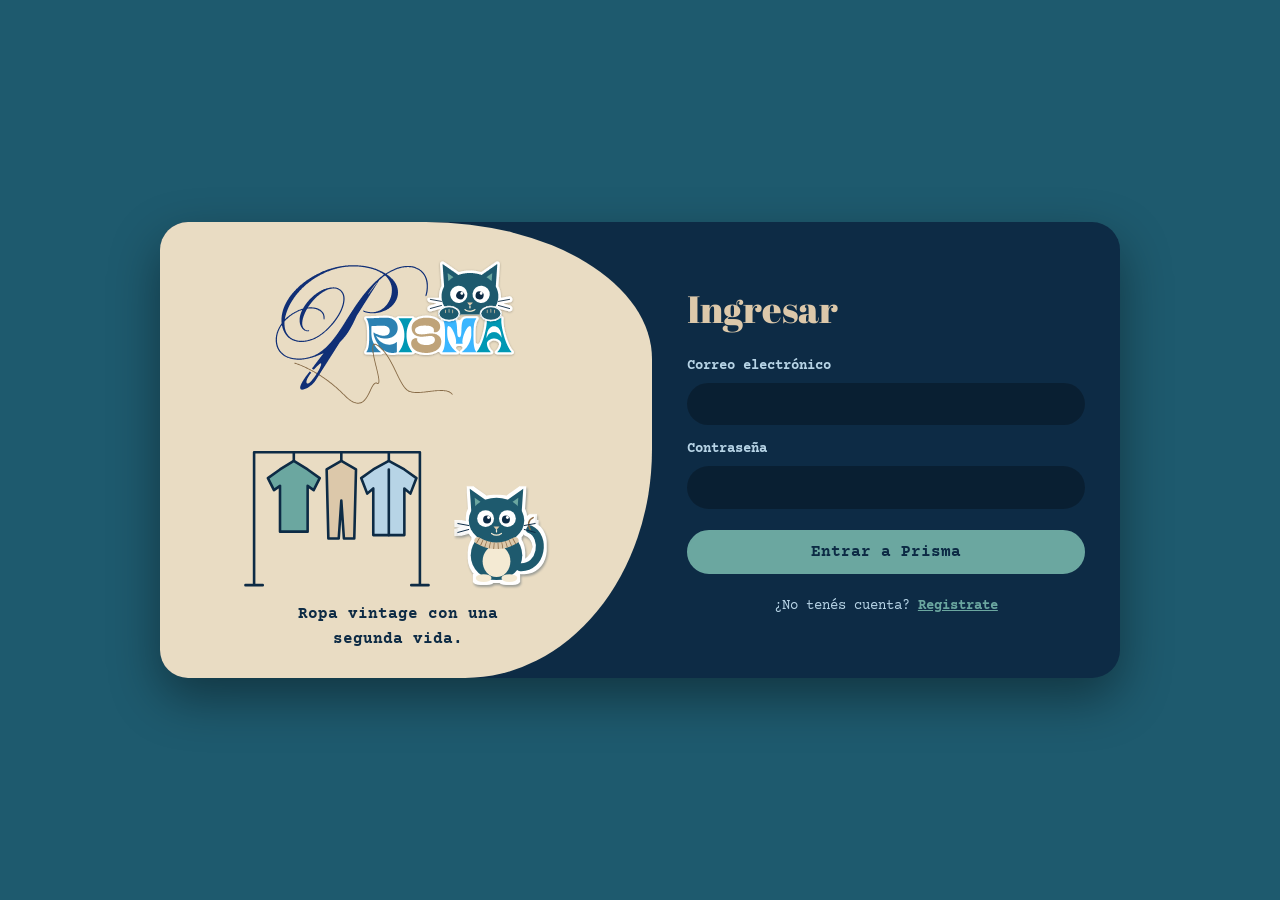
<file: src/main/resources/static/index.html>
<!DOCTYPE html>
<html lang="es">
<head>
  <meta charset="UTF-8">
  <meta name="viewport" content="width=device-width, initial-scale=1">
  <title>Prisma · Ropa vintage</title>
  <link href="https://fonts.googleapis.com/css2?family=Abril+Fatface&family=Courier+Prime:wght@400;700&display=swap" rel="stylesheet">
  <link rel="icon" type="image/svg+xml" href="img/hilo.svg">
  <link rel="stylesheet" href="css/style.css">
  <!-- Si no hay sesión iniciada, te manda a login.html -->
  <script src="js/sesion.js"></script>
</head>
<body>
  <div class="cinta"></div>
  <header>
    <div class="barra">
      <a class="logo" href="index.html"><img src="img/logo-web.svg" alt="Prisma, ir al inicio"></a>
      <nav>
        <a href="index.html" class="activo">Inicio</a>
        <a href="#catalogo">Colección</a>
        <a href="nosotros.html">Nosotros</a>
        <a href="facturas.html" id="nav-facturas">Mis compras</a>
        <a href="#" id="btn-carrito">Carrito (0)</a>
        <span id="saludo"></span>
        <a href="#" id="btn-salir">Salir</a>
      </nav>
    </div>
  </header>

  <main>
    <!-- INTRODUCCIÓN -->
    <section class="hero">
      <div>
        <h1>Prendas con historia, listas para una segunda vida.</h1>
        <p>Cada pieza de Prisma fue elegida a mano. Mirá la colección y encontrá la tuya.</p>
        <a href="#catalogo" class="btn">Ver la colección</a>
      </div>
      <div class="mascota">
        <img src="img/hilo.svg" alt="Hilo, la mascota de Prisma">
        <p class="globo">¡Hola! Soy Hilo. Te ayudo a elegir.</p>
        <div class="estrella" aria-hidden="true">Vintage<br>auténtico</div>
      </div>
    </section>

    <div class="tira">
      <ul>
        <li>Piezas únicas</li>
        <li>Stock real de nuestra base de datos</li>
        <li>Ropa que vuelve a usarse</li>
      </ul>
    </div>
    <!-- Panel del gerente: arranca oculto y gerente.js lo muestra solo si la cuenta tiene rol GERENTE -->
    <section id="panel-gerente" class="panel-gerente" hidden>
      <h2>Administración Prisma (Gerente)</h2>
      <p id="gerente-msg" class="aviso" role="alert" hidden></p>

      <div class="gerente-cols">
        <form id="form-reponer" class="gerente-form">
          <h3>Renovar stock</h3>
          <div class="campo completo">
            <label for="rep-producto">Producto</label>
            <select id="rep-producto" required></select>
          </div>
          <div class="campo completo">
            <label for="rep-cantidad">Unidades a sumar</label>
            <input type="number" id="rep-cantidad" min="1" step="1" placeholder="Ej: 10" required>
          </div>
          <div class="acciones">
            <button type="submit" class="btn">Actualizar stock</button>
          </div>
        </form>

        <form id="form-producto" class="gerente-form">
          <h3 id="prod-titulo">Agregar producto</h3>
          <input type="hidden" id="prod-id">
          <div class="campo completo">
            <label for="prod-nombre">Nombre</label>
            <input type="text" id="prod-nombre" placeholder="Ej: Remera vintage azul" required>
          </div>
          <div class="campo">
            <label for="prod-precio">Precio (ARS)</label>
            <input type="number" id="prod-precio" min="1" step="any" required>
          </div>
          <div class="campo">
            <label for="prod-cantidad">Stock</label>
            <input type="number" id="prod-cantidad" min="0" step="1" value="0" required>
          </div>
          <div class="campo completo">
            <label for="prod-categoria">Categoría</label>
            <select id="prod-categoria" required>
              <option value="" disabled selected>Elegí una categoría</option>
              <option value="remeras">Remeras</option>
              <option value="pantalones">Pantalones</option>
              <option value="abrigos">Abrigos</option>
              <option value="calzado">Calzado</option>
            </select>
          </div>
          <div class="campo completo">
            <label for="prod-descripcion">Descripción</label>
            <input type="text" id="prod-descripcion">
          </div>
          <div class="campo completo">
            <label for="prod-imagen-url">Imagen (dirección URL)</label>
            <input type="text" id="prod-imagen-url" placeholder="https://…">
          </div>
          <div class="acciones">
            <button type="button" id="prod-eliminar" class="btn btn-claro" hidden>Eliminar producto</button>
            <button type="button" id="prod-cancelar" class="btn btn-claro" hidden>Cancelar edición</button>
            <button type="submit" id="prod-guardar" class="btn">Agregar producto</button>
          </div>
        </form>
      </div>
    </section>

    <!-- CATÁLOGO -->
    <section class="catalogo" id="catalogo">
      <h2>Colección</h2>
      <p id="contador" aria-live="polite"></p>
      <div class="filtros">
        <button type="button" data-cat="todo" class="activo">Todo</button>
        <button type="button" data-cat="remeras">Remeras</button>
        <button type="button" data-cat="pantalones">Pantalones</button>
        <button type="button" data-cat="abrigos">Abrigos</button>
        <button type="button" data-cat="calzado">Calzado</button>
      </div>
      <div id="grid" class="grid"></div>
    </section>
  </main>

  <footer>
    <p><strong>Prisma</strong> · hola@prisma.com</p>
    <p><a href="terminos.html">Términos y condiciones</a></p>
    <p>© 2026 Prisma. Todos los derechos reservados.</p>
  </footer>

  <!-- Carrito -->
  <dialog id="carrito" class="carrito">
    <h2>Tu carrito</h2>
    <div id="carrito-items"></div>
    <dl class="totales">
      <dt>Subtotal</dt><dd id="c-subtotal"></dd>
      <dt>IVA (21%)</dt><dd id="c-iva"></dd>
      <dt>Total</dt><dd id="c-total"></dd>
    </dl>
    <p class="legal-nota">Al confirmar aceptás los <a href="terminos.html" target="_blank" rel="noopener">términos y condiciones</a>: las devoluciones se aceptan hasta 24 horas después de recibir la prenda y las prendas blancas no tienen devolución.</p>
    <p id="carrito-msg" class="aviso" role="alert" hidden></p>
    <div class="acciones">
      <button type="button" id="c-cerrar" class="btn btn-claro">Seguir mirando</button>
      <button type="button" id="c-comprar" class="btn">Continuar al pago</button>
    </div>
  </dialog>

  <!-- Pago con tarjeta -->
  <dialog id="pago" class="carrito pago" aria-labelledby="pago-titulo">
    <h2 id="pago-titulo">Pagar con tarjeta</h2>
    <p class="pago-total"><span>Total a pagar</span> <b id="p-total"></b></p>
    <form id="form-pago" novalidate autocomplete="on">
      <div class="campo">
        <label for="p-tipo">Tipo de tarjeta</label>
        <select id="p-tipo">
          <option value="Tarjeta de crédito">Tarjeta de crédito</option>
          <option value="Tarjeta de débito">Tarjeta de débito</option>
        </select>
      </div>
      <div class="campo">
        <label for="p-numero">Número de tarjeta</label>
        <input type="text" id="p-numero" inputmode="numeric" autocomplete="cc-number" placeholder="0000 0000 0000 0000" maxlength="23">
      </div>
      <div class="campo">
        <label for="p-titular">Nombre del titular</label>
        <input type="text" id="p-titular" autocomplete="cc-name" placeholder="Como figura en la tarjeta">
      </div>
      <div class="fila2">
        <div class="campo">
          <label for="p-venc">Vencimiento</label>
          <input type="text" id="p-venc" inputmode="numeric" autocomplete="cc-exp" placeholder="MM/AA" maxlength="5">
        </div>
        <div class="campo">
          <label for="p-cvv">Código de seguridad</label>
          <input type="password" id="p-cvv" inputmode="numeric" autocomplete="cc-csc" placeholder="123" maxlength="4">
        </div>
      </div>
      <p class="legal-nota">Pago de demostración: no se cobra dinero real y no guardamos los datos de tu tarjeta. En tu factura solo queda el tipo de tarjeta y los últimos 4 dígitos. Podés usar cualquier número de 16 dígitos, cualquier vencimiento y cualquier código.</p>
      <p id="pago-msg" class="aviso" role="alert" hidden></p>
      <div class="acciones">
        <button type="button" id="p-volver" class="btn btn-claro">Volver al carrito</button>
        <button type="submit" id="p-pagar" class="btn">Pagar</button>
      </div>
    </form>
  </dialog>

  <!-- Gracias por tu compra -->
  <dialog id="gracias" class="gracias" aria-labelledby="gracias-titulo">
    <div class="gracias-cab">
      <img class="gracias-gato" src="img/hilo.svg" alt="Hilo, la mascota de Prisma">
      <div>
        <h2 id="gracias-titulo">¡Gracias por tu compra!</h2>
        <p class="gracias-marca">Prisma · Ropa vintage</p>
        <p id="gracias-sub" class="gracias-sub"></p>
      </div>
    </div>
    <div class="gracias-cuerpo">
      <div id="gracias-items"></div>
      <dl class="totales">
        <dt>Subtotal</dt><dd id="g-subtotal"></dd>
        <dt>IVA (21%)</dt><dd id="g-iva"></dd>
        <dt>Total</dt><dd id="g-total"></dd>
      </dl>
      <div class="acciones">
        <a href="#" id="g-factura" class="btn btn-claro">Ver factura completa</a>
        <button type="button" id="g-cerrar" class="btn">Seguir mirando</button>
      </div>
    </div>
  </dialog>

  <script src="js/productos.js"></script>
  <script src="js/gerente.js"></script>
</body>
</html>
</file>
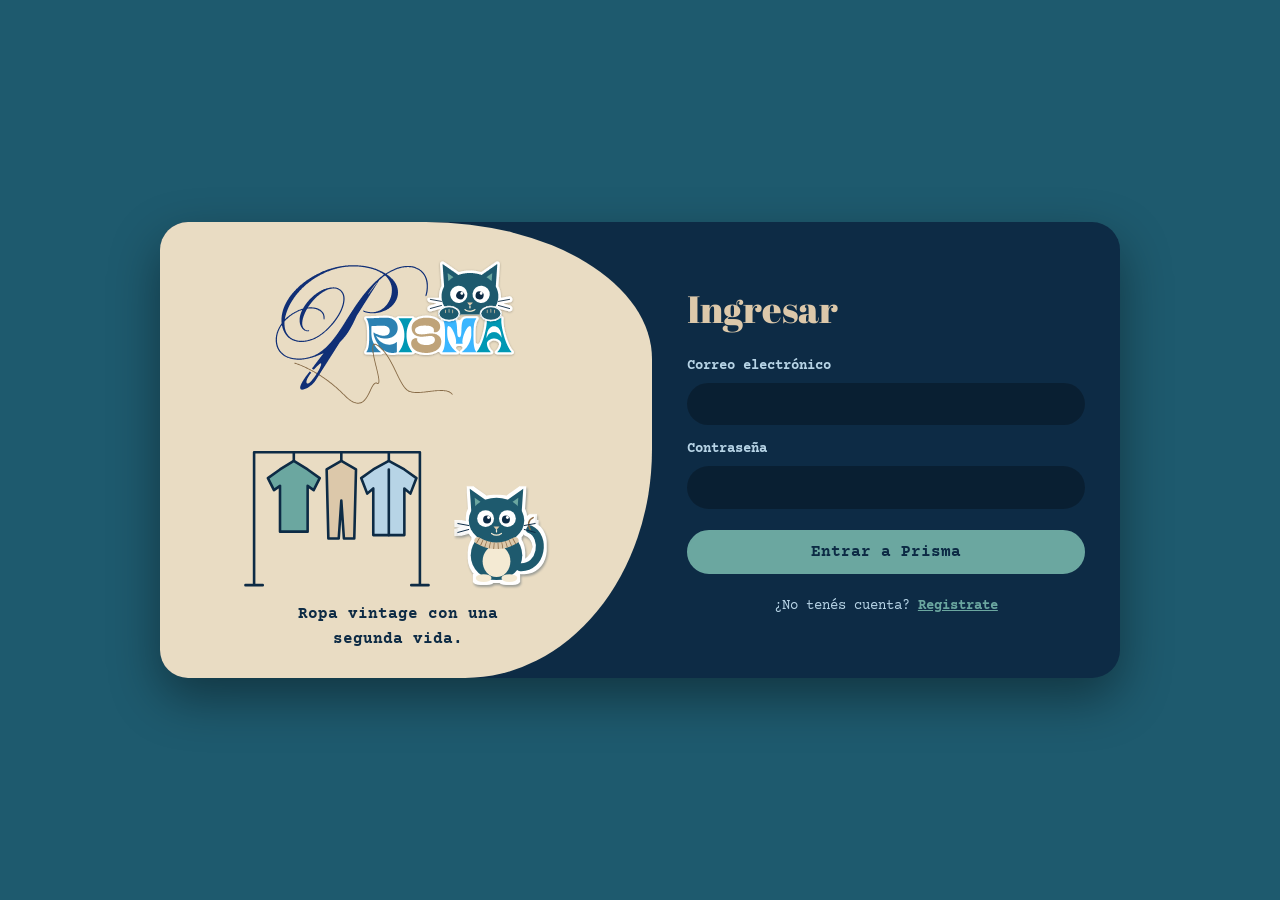
<file: src/main/resources/static/factura.html>
<!DOCTYPE html>
<html lang="es">
<head>
  <meta charset="UTF-8">
  <meta name="viewport" content="width=device-width, initial-scale=1">
  <title>Prisma · Factura</title>
  <link href="https://fonts.googleapis.com/css2?family=Abril+Fatface&family=Courier+Prime:wght@400;700&display=swap" rel="stylesheet">
  <link rel="icon" type="image/svg+xml" href="img/hilo.svg">
  <link rel="stylesheet" href="css/style.css">
  <script src="js/sesion.js"></script>
</head>
<body>
  <div class="cinta"></div>
  <header>
    <div class="barra">
      <a class="logo" href="index.html"><img src="img/logo-web.svg" alt="Prisma, ir al inicio"></a>
      <nav>
        <a href="index.html">Inicio</a>
        <a href="index.html#catalogo">Colección</a>
        <a href="nosotros.html">Nosotros</a>
        <a href="facturas.html" id="nav-facturas">Mis compras</a>
        <span id="saludo"></span>
        <a href="#" id="btn-salir">Salir</a>
      </nav>
    </div>
  </header>

  <main class="factura-pagina">
    <div class="factura-acciones no-imprimir">
      <a href="facturas.html" class="btn btn-claro">← Volver al listado</a>
    </div>

    <p id="f-msg" class="aviso" role="alert" hidden></p>

    <article id="factura" class="factura" hidden>
      <div class="f-cab">
        <div class="f-emisor">
          <img src="img/logo-web.svg" alt="Prisma" class="f-logo">
          <p class="f-razon" id="e-razon"></p>
          <p><span>Domicilio:</span> <b id="e-domicilio"></b></p>
          <p><span>Condición frente al IVA:</span> <b id="e-iva"></b></p>
          <p><span>Correo:</span> <b id="e-correo"></b></p>
        </div>

        <div class="f-letra" title="Tipo de comprobante">
          <span>B</span>
          <small>Cód. 06</small>
        </div>

        <div class="f-comprobante">
          <h1>Factura</h1>
          <p class="f-original">ORIGINAL</p>
          <p><span>N°</span> <b id="f-numero"></b></p>
          <p><span>Fecha de emisión:</span> <b id="f-fecha"></b></p>
          <p><span>CUIT:</span> <b id="e-cuit"></b></p>
        </div>
      </div>

      <section class="f-datos" aria-label="Datos del cliente">
        <h2>Datos del cliente</h2>
        <dl>
          <div><dt>Nombre y apellido</dt><dd id="r-nombre"></dd></div>
          <div><dt>CUIT / CUIL</dt><dd id="r-cuit"></dd></div>
          <div><dt>Condición frente al IVA</dt><dd id="r-iva"></dd></div>
          <div><dt>Correo electrónico</dt><dd id="r-correo"></dd></div>
          <div><dt>Domicilio de entrega</dt><dd id="r-domicilio"></dd></div>
          <div><dt>Forma de pago</dt><dd id="r-pago"></dd></div>
        </dl>
      </section>

      <div class="tabla-wrap f-tabla-wrap">
        <table class="f-tabla">
          <thead>
            <tr>
              <th>Cód.</th>
              <th>Producto</th>
              <th class="num">Cant.</th>
              <th class="num">Precio unit.</th>
              <th class="num">Importe</th>
            </tr>
          </thead>
          <tbody id="f-items"></tbody>
        </table>
      </div>

      <dl class="f-totales">
        <dt>Importe neto gravado</dt><dd id="t-subtotal"></dd>
        <dt id="t-iva-etiqueta">IVA 21%</dt><dd id="t-iva"></dd>
        <dt class="f-total">Importe total</dt><dd class="f-total" id="t-total"></dd>
      </dl>

      <div class="f-pie">
        <p>¡Gracias por elegir ropa con historia! Guardá este comprobante: lo vas a necesitar si pedís una devolución.</p>
        <p>Devoluciones solo hasta 24 horas después de recibida la prenda. Las prendas blancas no tienen devolución. · <a href="terminos.html" target="_blank" rel="noopener">Términos y condiciones</a></p>
      </div>
    </article>
  </main>

  <footer>
    <p><strong>Prisma</strong> · hola@prisma.com</p>
    <p><a href="terminos.html">Términos y condiciones</a></p>
    <p>© 2026 Prisma. Todos los derechos reservados.</p>
  </footer>

  <script src="js/factura.js"></script>
</body>
</html>
</file>
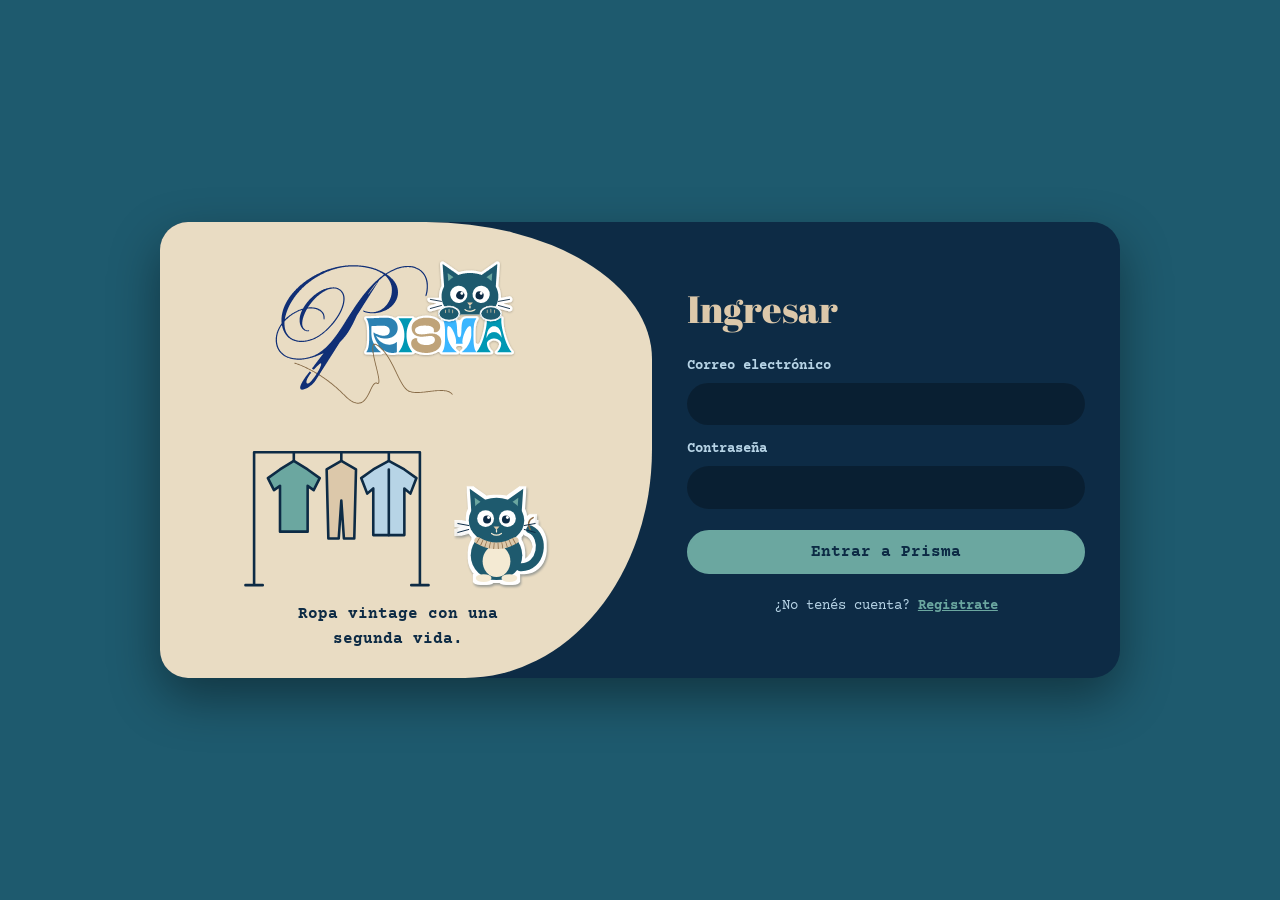
<file: src/main/resources/static/facturas.html>
<!DOCTYPE html>
<html lang="es">
<head>
  <meta charset="UTF-8">
  <meta name="viewport" content="width=device-width, initial-scale=1">
  <title>Prisma · Facturas</title>
  <link href="https://fonts.googleapis.com/css2?family=Abril+Fatface&family=Courier+Prime:wght@400;700&display=swap" rel="stylesheet">
  <link rel="icon" type="image/svg+xml" href="img/hilo.svg">
  <link rel="stylesheet" href="css/style.css">
  <script src="js/sesion.js"></script>
</head>
<body>
  <div class="cinta"></div>
  <header>
    <div class="barra">
      <a class="logo" href="index.html"><img src="img/logo-web.svg" alt="Prisma, ir al inicio"></a>
      <nav>
        <a href="index.html">Inicio</a>
        <a href="index.html#catalogo">Colección</a>
        <a href="nosotros.html">Nosotros</a>
        <a href="facturas.html" id="nav-facturas" class="activo">Mis compras</a>
        <span id="saludo"></span>
        <a href="#" id="btn-salir">Salir</a>
      </nav>
    </div>
  </header>

  <main class="pagina-facturas">
    <h1 id="titulo">Mis compras</h1>
    <p id="subtitulo" class="subtitulo"></p>

    <div class="resumen" id="resumen"></div>

    <div class="buscador">
      <label for="buscar" class="solo-lectores">Buscar</label>
      <input type="search" id="buscar" placeholder="Buscar por cliente, correo, CUIT o número…" autocomplete="off">
      <span id="cuenta" class="cuenta" aria-live="polite"></span>
    </div>

    <div class="tabla-wrap">
      <table class="tabla">
        <thead>
          <tr>
            <th>N° de factura</th>
            <th>Fecha</th>
            <th class="solo-gerente">Cliente</th>
            <th class="solo-gerente">CUIT / CUIL</th>
            <th class="solo-gerente">Correo</th>
            <th class="num">Prendas</th>
            <th class="num">Total</th>
            <th><span class="solo-lectores">Ver</span></th>
          </tr>
        </thead>
        <tbody id="filas"></tbody>
      </table>
    </div>
    <p id="vacio" class="estado" hidden></p>
  </main>

  <footer>
    <p><strong>Prisma</strong> · hola@prisma.com</p>
    <p><a href="terminos.html">Términos y condiciones</a></p>
    <p>© 2026 Prisma. Todos los derechos reservados.</p>
  </footer>

  <script src="js/facturas.js"></script>
</body>
</html>
</file>
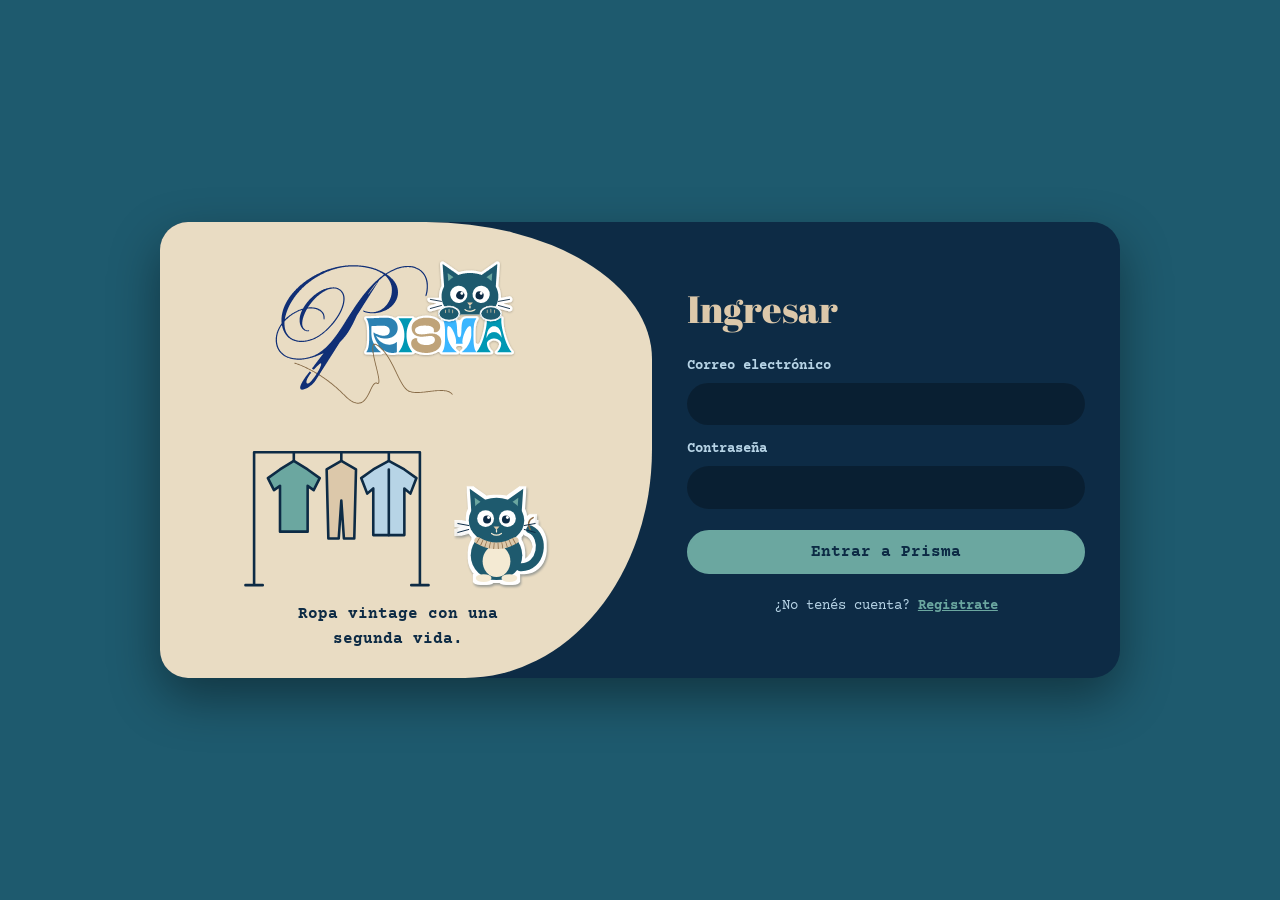
<file: src/main/resources/static/login.html>
<!DOCTYPE html>
<html lang="es">
<head>
  <meta charset="UTF-8">
  <meta name="viewport" content="width=device-width, initial-scale=1">
  <title>Prisma · Ingresar</title>
  <link href="https://fonts.googleapis.com/css2?family=Abril+Fatface&family=Courier+Prime:wght@400;700&display=swap" rel="stylesheet">
  <link rel="icon" type="image/svg+xml" href="img/hilo.svg">
  <link rel="stylesheet" href="css/style.css">
</head>
<body class="acceso">
  <div class="tarjeta">

    <!-- Lado izquierdo: dibujo -->
    <div class="izq">
      <img class="logo-grande" src="img/logo-web.svg" alt="Prisma">
      <div class="escena">
        <svg viewBox="0 0 220 190" role="img" aria-label="Perchero con prendas">
          <g stroke="#0D2B45" stroke-width="3" stroke-linecap="round" stroke-linejoin="round">
            <path d="M14 28H206M14 28V182M206 28V182M4 182H24M196 182H216" fill="none"/>
            <path d="M60 28v10M115 28v10M170 28v10" fill="none"/>
            <path d="M60 38L44 48L30 58L37 72L44 67V120H76V67L83 72L90 58L76 48Z" fill="#6BA7A0"/>
            <path d="M115 38L98 48L100 128H112L115 84L118 128H130L132 48Z" fill="#DCC8AA"/>
            <path d="M170 38L152 48L138 58L145 76L152 70V124H188V70L195 76L202 58L188 48Z" fill="#B7D4E6"/>
            <path d="M170 48V124" fill="none"/>
          </g>
        </svg>
        <img src="img/hilo.svg" alt="Hilo, la mascota de Prisma">
      </div>
      <p>Ropa vintage con una segunda vida.</p>
    </div>

    <!-- Lado derecho: formularios -->
    <div class="der">
      <p id="msg" class="msg" role="alert" hidden></p>

      <form id="form-login">
        <h1>Ingresar</h1>
        <label for="login-correo">Correo electrónico</label>
        <input type="email" id="login-correo" autocomplete="email" required>
        <label for="login-clave">Contraseña</label>
        <input type="password" id="login-clave" autocomplete="current-password" required>
        <button type="submit" class="btn">Entrar a Prisma</button>
        <p class="cambio">¿No tenés cuenta? <a href="#" id="ir-registro">Registrate</a></p>
      </form>

      <form id="form-registro" hidden>
        <h1>Crear cuenta</h1>
        <label for="reg-nombre">Nombre</label>
        <input type="text" id="reg-nombre" autocomplete="given-name" required>
        <label for="reg-apellido">Apellido</label>
        <input type="text" id="reg-apellido" autocomplete="family-name" required>
        <label for="reg-correo">Correo electrónico</label>
        <input type="email" id="reg-correo" autocomplete="email" required>
        <label for="reg-clave">Contraseña</label>
        <input type="password" id="reg-clave" autocomplete="new-password" required>
        <label for="reg-direccion">Dirección</label>
        <input type="text" id="reg-direccion" required>
        <label for="reg-cuit">CUIT (solo números)</label>
        <input type="text" id="reg-cuit" inputmode="numeric" pattern="[0-9]{10,11}" required>
        <button type="submit" class="btn">Crear mi cuenta</button>
        <p class="cambio">¿Ya tenés cuenta? <a href="#" id="ir-login">Ingresá</a></p>
      </form>
    </div>

  </div>
  <script src="js/login.js"></script>
</body>
</html>
</file>
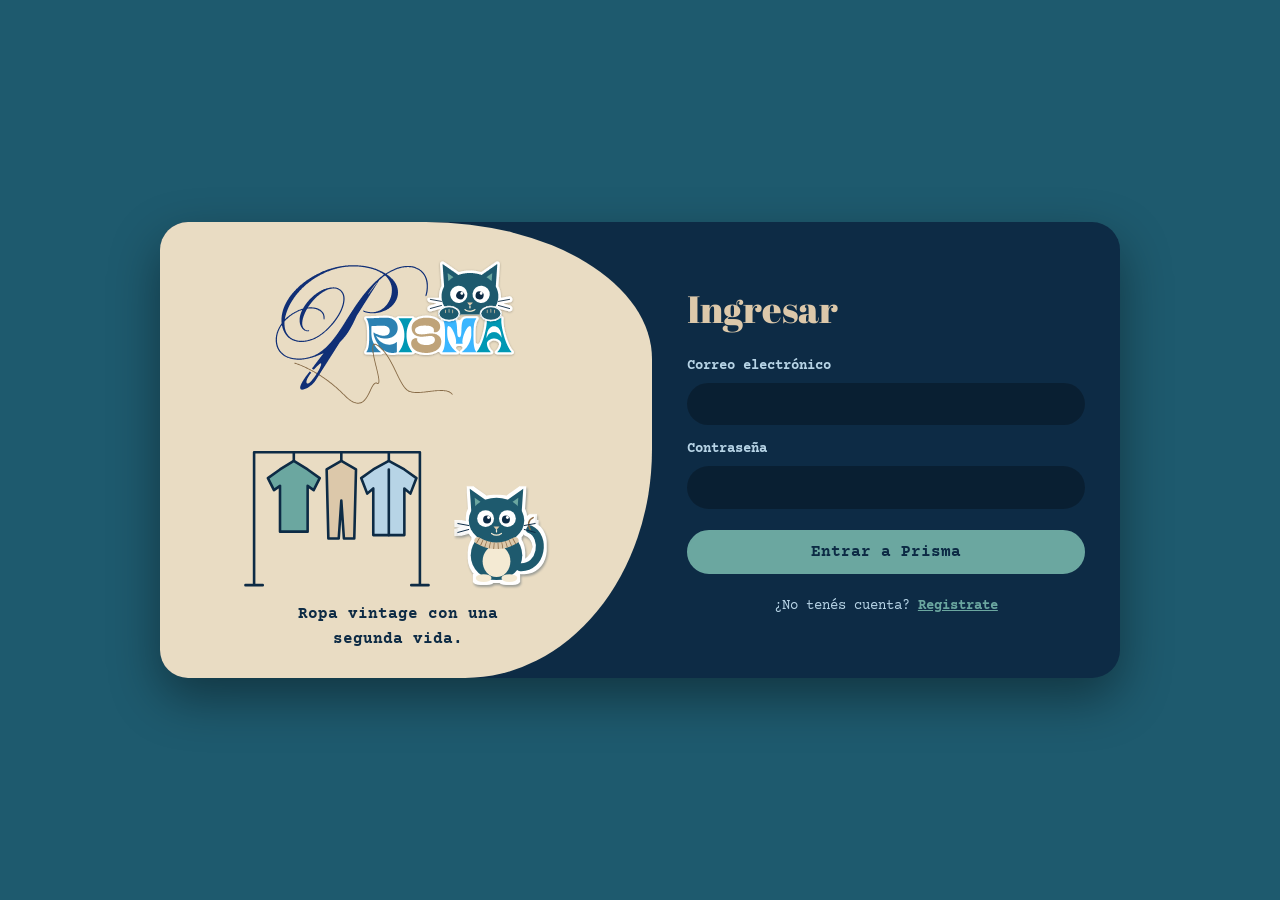
<file: src/main/resources/static/nosotros.html>
<!DOCTYPE html>
<html lang="es">
<head>
  <meta charset="UTF-8">
  <meta name="viewport" content="width=device-width, initial-scale=1">
  <title>Prisma · Nosotros</title>
  <link href="https://fonts.googleapis.com/css2?family=Abril+Fatface&family=Courier+Prime:wght@400;700&display=swap" rel="stylesheet">
  <link rel="icon" type="image/svg+xml" href="img/hilo.svg">
  <link rel="stylesheet" href="css/style.css">
  <script src="js/sesion.js"></script>
</head>
<body>
  <div class="cinta"></div>
  <header>
    <div class="barra">
      <a class="logo" href="index.html"><img src="img/logo-web.svg" alt="Prisma, ir al inicio"></a>
      <nav>
        <a href="index.html">Inicio</a>
        <a href="index.html#catalogo">Colección</a>
        <a href="nosotros.html" class="activo">Nosotros</a>
        <a href="facturas.html" id="nav-facturas">Mis compras</a>
        <span id="saludo"></span>
        <a href="#" id="btn-salir">Salir</a>
      </nav>
    </div>
  </header>

  <main class="pagina">
    <div class="texto">
      <h1>Nosotros</h1>
      
      <p>Somos el equipo de Prisma, una tienda de ropa vintage.</p>
      <p>Nosotros trabajamos para ofrecer productos únicos y servicios de calidad, además trabajamos con ferias y pequeños emprendedores para darles una plataforma para mostrar sus productos.
        Las personas que iniciaron este proyecto son: <strong>Victoria Agostini</strong>, <strong>Zoé Morán</strong> y <strong> Tomás Bressia</strong>. Cada uno de nosotros tiene un rol específico en la empresa, pero todos compartimos la misma pasión por la moda y el diseño.
      </p>
     
    </div>
    <img src="img/hilo.svg" alt="Hilo, la mascota de Prisma">
  </main>

  <section class="organigrama" aria-labelledby="org-titulo">
    <h2 id="org-titulo">Nuestro organigrama</h2>
    <p>Así nos organizamos en Prisma: cada área tiene un gerente a cargo y equipos que se ocupan de que tu prenda llegue bien.</p>
    <div class="org-marco">
      <a href="img/organigrama.png" target="_blank" rel="noopener" title="Abrir el organigrama en tamaño completo">
        <img src="img/organigrama.png" alt="Organigrama de Prisma: el Gerente General dirige las áreas Comercial y Marketing, Atención al Cliente y Posventa, Operaciones y Logística, Tecnología y Sistemas, Administración y Finanzas, y Recursos Humanos">
      </a>
    </div>
    <p class="org-nota">Tocá la imagen para verla en tamaño completo.</p>
  </section>

  <footer>
    <p><strong>Prisma</strong> · hola@prisma.com</p>
    <p><a href="terminos.html">Términos y condiciones</a></p>
    <p>© 2026 Prisma. Todos los derechos reservados.</p>
  </footer>
</body>
</html>
</file>
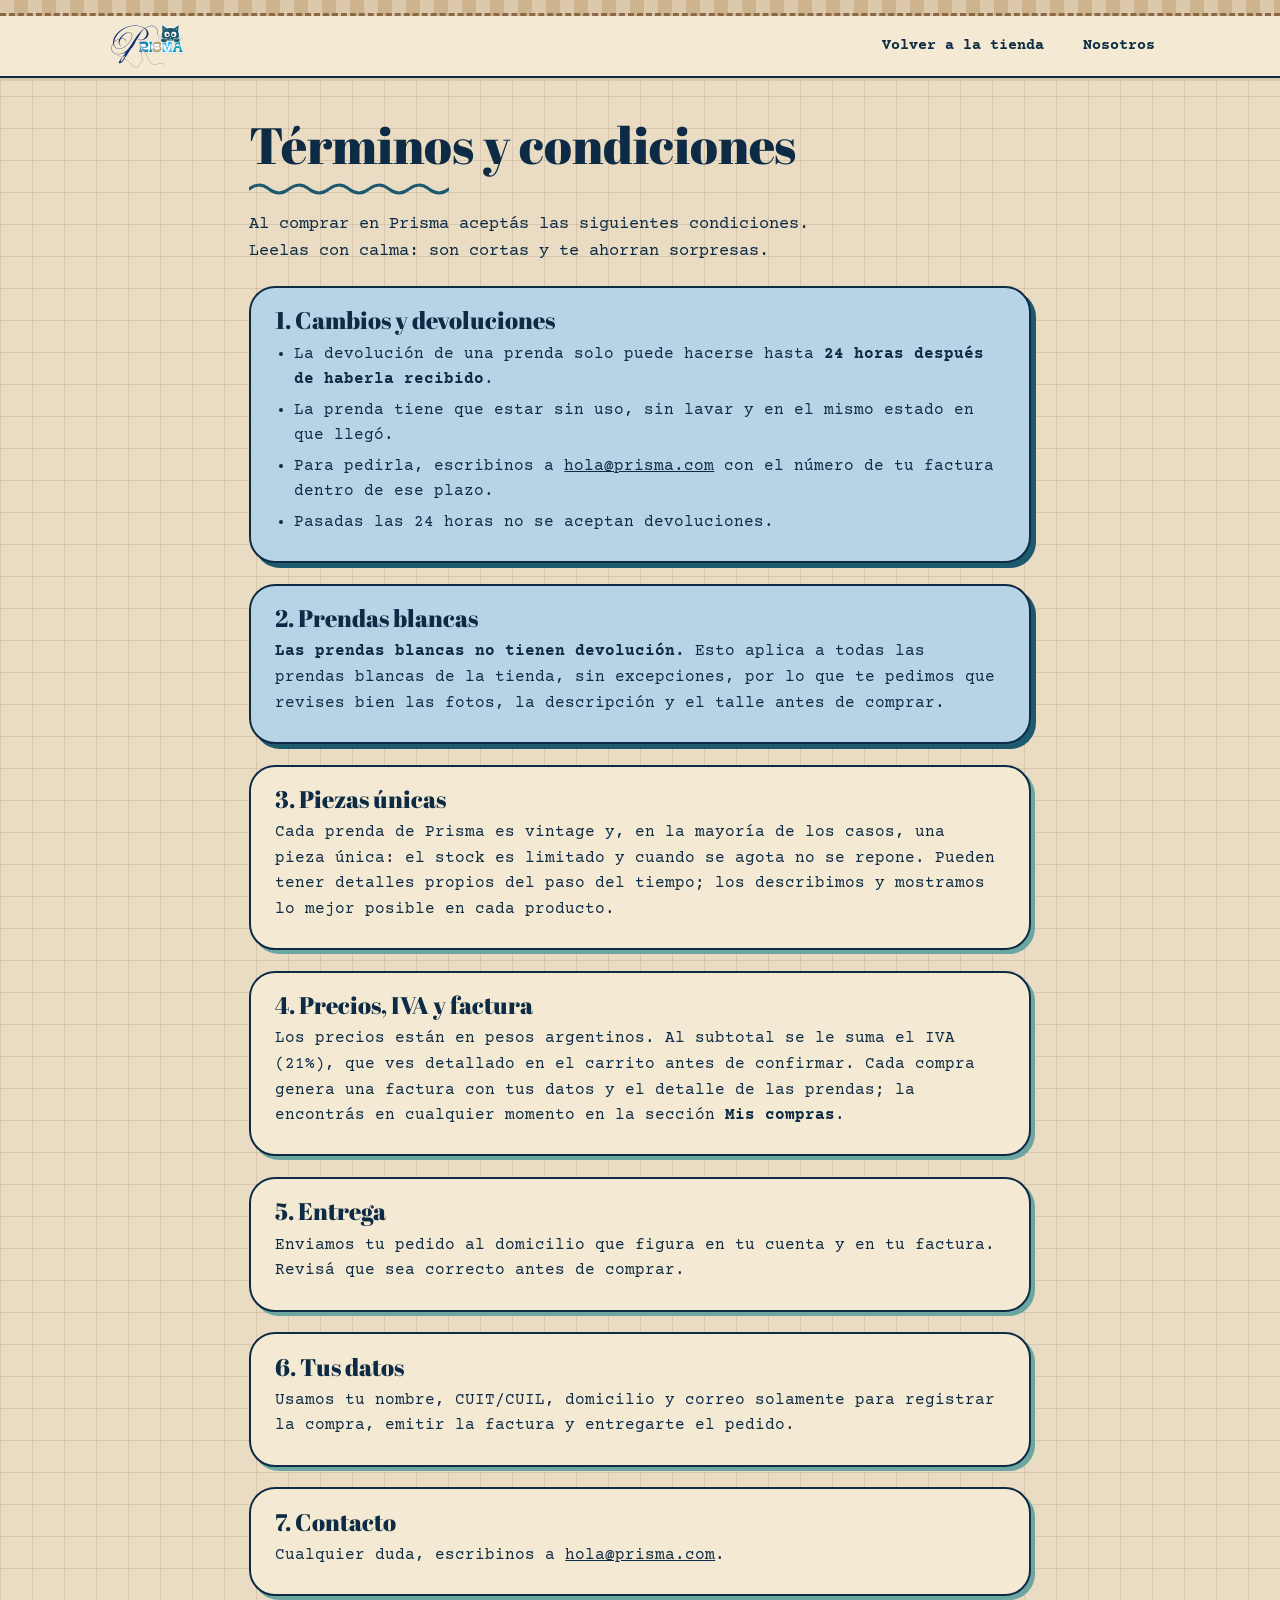
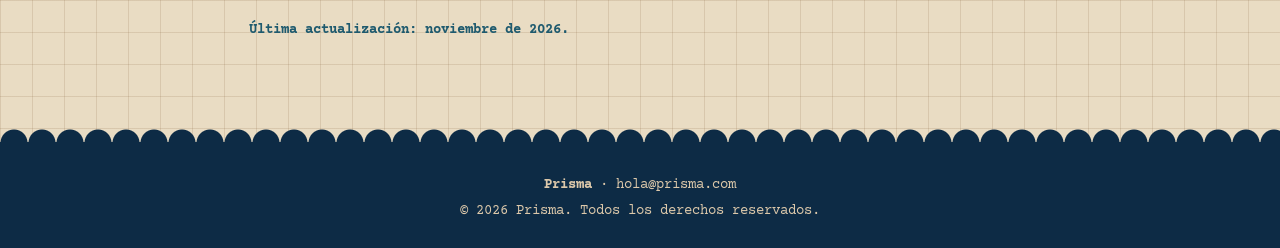
<file: src/main/resources/static/terminos.html>
<!DOCTYPE html>
<html lang="es">
<head>
  <meta charset="UTF-8">
  <meta name="viewport" content="width=device-width, initial-scale=1">
  <title>Prisma · Términos y condiciones</title>
  <link href="https://fonts.googleapis.com/css2?family=Abril+Fatface&family=Courier+Prime:wght@400;700&display=swap" rel="stylesheet">
  <link rel="icon" type="image/svg+xml" href="img/hilo.svg">
  <link rel="stylesheet" href="css/style.css">
</head>
<body>
  <div class="cinta"></div>
  <header>
    <div class="barra">
      <a class="logo" href="index.html"><img src="img/logo-web.svg" alt="Prisma, ir al inicio"></a>
      <nav>
        <a href="index.html">Volver a la tienda</a>
        <a href="nosotros.html">Nosotros</a>
      </nav>
    </div>
  </header>

  <main class="legal">
    <h1>Términos y condiciones</h1>
    <p class="legal-intro">Al comprar en Prisma aceptás las siguientes condiciones. Leelas con calma: son cortas y te ahorran sorpresas.</p>

    <section class="legal-destacado" aria-labelledby="t-dev">
      <h2 id="t-dev">1. Cambios y devoluciones</h2>
      <ul>
        <li>La devolución de una prenda solo puede hacerse hasta <strong>24 horas después de haberla recibido</strong>.</li>
        <li>La prenda tiene que estar sin uso, sin lavar y en el mismo estado en que llegó.</li>
        <li>Para pedirla, escribinos a <a href="mailto:hola@prisma.com">hola@prisma.com</a> con el número de tu factura dentro de ese plazo.</li>
        <li>Pasadas las 24 horas no se aceptan devoluciones.</li>
      </ul>
    </section>

    <section class="legal-destacado" aria-labelledby="t-blancas">
      <h2 id="t-blancas">2. Prendas blancas</h2>
      <p><strong>Las prendas blancas no tienen devolución.</strong> Esto aplica a todas las prendas blancas de la tienda, sin excepciones, por lo que te pedimos que revises bien las fotos, la descripción y el talle antes de comprar.</p>
    </section>

    <section aria-labelledby="t-unicas">
      <h2 id="t-unicas">3. Piezas únicas</h2>
      <p>Cada prenda de Prisma es vintage y, en la mayoría de los casos, una pieza única: el stock es limitado y cuando se agota no se repone. Pueden tener detalles propios del paso del tiempo; los describimos y mostramos lo mejor posible en cada producto.</p>
    </section>

    <section aria-labelledby="t-precios">
      <h2 id="t-precios">4. Precios, IVA y factura</h2>
      <p>Los precios están en pesos argentinos. Al subtotal se le suma el IVA (21%), que ves detallado en el carrito antes de confirmar. Cada compra genera una factura con tus datos y el detalle de las prendas; la encontrás en cualquier momento en la sección <strong>Mis compras</strong>.</p>
    </section>

    <section aria-labelledby="t-entrega">
      <h2 id="t-entrega">5. Entrega</h2>
      <p>Enviamos tu pedido al domicilio que figura en tu cuenta y en tu factura. Revisá que sea correcto antes de comprar.</p>
    </section>

    <section aria-labelledby="t-datos">
      <h2 id="t-datos">6. Tus datos</h2>
      <p>Usamos tu nombre, CUIT/CUIL, domicilio y correo solamente para registrar la compra, emitir la factura y entregarte el pedido.</p>
    </section>

    <section aria-labelledby="t-contacto">
      <h2 id="t-contacto">7. Contacto</h2>
      <p>Cualquier duda, escribinos a <a href="mailto:hola@prisma.com">hola@prisma.com</a>.</p>
    </section>

    <p class="legal-fecha">Última actualización: noviembre de 2026.</p>
  </main>

  <footer>
    <p><strong>Prisma</strong> · hola@prisma.com</p>
    <p>© 2026 Prisma. Todos los derechos reservados.</p>
  </footer>
</body>
</html>
</file>
<file: src/main/resources/static/css/style.css>
:root{--ocean:#0D2B45;--teal:#1E5A6E;--foam:#6BA7A0;--sand:#DCC8AA;--sky:#B7D4E6;--paper:#E9DCC3;--crema:#F4EAD3;--thread:#8B6B45;
--display:"Abril Fatface",serif;--texto:"Courier Prime",monospace;
--onda:url("data:image/svg+xml,%3Csvg xmlns='http://www.w3.org/2000/svg' width='40' height='12' viewBox='0 0 40 12'%3E%3Cpath d='M0 6 Q10 -2 20 6 T40 6' fill='none' stroke='%231E5A6E' stroke-width='3' stroke-linecap='round'/%3E%3C/svg%3E")}
*{box-sizing:border-box}
body{margin:0;font-family:var(--texto);color:var(--ocean);line-height:1.6;background-color:var(--paper);
background-image:linear-gradient(rgba(139,107,69,.18) 1px,transparent 1px),linear-gradient(90deg,rgba(139,107,69,.18) 1px,transparent 1px);background-size:32px 32px}
a{color:inherit}
:focus-visible{outline:3px solid var(--teal);outline-offset:3px}

/* ===== Cabecera ===== */
.cinta{height:16px;background:repeating-linear-gradient(90deg,var(--sand) 0 14px,#cdb48f 14px 28px);border-bottom:3px dashed var(--thread)}
.barra{max-width:1100px;margin:0 auto;padding:.6rem 1.2rem;display:flex;align-items:center;justify-content:space-between;gap:1rem;flex-wrap:wrap}
.logo img,.logo svg{height:120px;width:auto;display:block}
nav{display:flex;gap:.5rem;align-items:center;flex-wrap:wrap}
nav a{text-decoration:none;font-weight:700;padding:.3rem .95rem;border-radius:999px;border:2px solid transparent;transition:background .2s,transform .2s}
nav a:hover{background:var(--sky);transform:translateY(-2px)}
nav a.activo{background:var(--ocean);color:var(--sand)}
#btn-carrito{border-color:var(--ocean)}
#saludo{font-weight:700;color:var(--teal);padding:0 .4rem}

/* ===== Botones ===== */
.btn{display:inline-block;border:2px solid var(--ocean);background:var(--ocean);color:var(--sand);font:700 1rem var(--texto);padding:.7rem 1.4rem;border-radius:999px;cursor:pointer;text-decoration:none;box-shadow:3px 3px 0 var(--foam);transition:transform .15s,box-shadow .15s,background .15s}
.btn:hover{background:var(--teal);transform:translate(-1px,-2px);box-shadow:4px 5px 0 var(--foam)}
.btn:active{transform:translate(2px,2px);box-shadow:1px 1px 0 var(--foam)}
.btn:disabled{opacity:.5;cursor:not-allowed;transform:none}
.btn[hidden]{display:none}
.btn-claro{background:transparent;color:var(--ocean);box-shadow:none}
.btn-claro:hover{background:var(--sky);box-shadow:none}

/* Sello en forma de estrella */
.estrella{display:grid;place-items:center;text-align:center;background:var(--teal);color:var(--sand);font:400 .95rem/1.1 var(--display);
clip-path:polygon(50% 0,61% 15%,79% 9%,82% 28%,100% 35%,88% 50%,100% 65%,82% 72%,79% 91%,61% 85%,50% 100%,39% 85%,21% 91%,18% 72%,0 65%,12% 50%,0 35%,18% 28%,21% 9%,39% 15%)}

/* ===== Inicio ===== */
.hero{position:relative;overflow:hidden;width:calc(100% - 2.4rem);max-width:calc(1100px - 2.4rem);margin:1.2rem auto 0;padding:2.6rem 2.2rem;display:grid;grid-template-columns:1.2fr 1fr;gap:2rem;align-items:center;
background-color:var(--sky);background-image:radial-gradient(circle at 94% 10%,var(--crema) 0 70px,transparent 71px),radial-gradient(circle at 3% 96%,var(--foam) 0 90px,transparent 91px);
border:2px solid var(--ocean);border-radius:44px;box-shadow:6px 6px 0 var(--teal)}
.hero>div{position:relative}
.hero h1{font:400 clamp(2.2rem,5.5vw,4rem)/1.05 var(--display);margin:0 0 1rem}
.hero h1::after,.catalogo h2::after{content:"";display:block;width:min(200px,60%);height:12px;margin-top:.7rem;background:var(--onda) repeat-x}
.hero p{max-width:42ch;font-size:1.1rem;margin:0 0 1.6rem}
.mascota{position:relative;justify-self:center}
.mascota img{width:min(280px,70vw);display:block;animation:flotar 4s ease-in-out infinite}
.globo{position:absolute;top:0;left:-18px;max-width:170px;background:var(--crema);border:2px solid var(--ocean);border-radius:20px;padding:.5rem .8rem;font-weight:700;font-size:.9rem;transform:rotate(-4deg);box-shadow:3px 3px 0 var(--teal)}
.mascota .estrella{position:absolute;right:-14px;bottom:20px;width:96px;height:96px;transform:rotate(12deg)}
.tira{width:calc(100% - 2.4rem);max-width:calc(1100px - 2.4rem);margin:1.8rem auto 0;background:var(--ocean);color:var(--sand);border-radius:999px;box-shadow:4px 4px 0 var(--foam)}
.tira ul{margin:0;padding:.9rem 1.8rem;list-style:none;display:flex;justify-content:space-between;gap:.6rem 1.4rem;flex-wrap:wrap}
.tira li::before{content:"✦ ";color:var(--foam)}

/* ===== Catálogo ===== */
.catalogo{max-width:1100px;margin:0 auto;padding:2.5rem 1.2rem 4.5rem}
.catalogo h2,.pagina h1{font:400 clamp(2rem,5vw,3.2rem)/1.05 var(--display);margin:0}
#contador{margin:.5rem 0 0;color:var(--teal);font-weight:700}
.filtros{display:flex;gap:.6rem;flex-wrap:wrap;margin:1rem 0 2.2rem}
.filtros button{font:700 .95rem var(--texto);color:var(--ocean);background:var(--crema);border:2px solid var(--ocean);border-radius:999px;padding:.4rem 1.1rem;cursor:pointer;transition:transform .15s,background .15s}
.filtros button:hover{background:var(--sky);transform:translateY(-2px) rotate(-1.5deg)}
.filtros button.activo{background:var(--ocean);color:var(--sand);box-shadow:3px 3px 0 var(--foam)}
.grid{display:grid;grid-template-columns:repeat(auto-fill,minmax(235px,1fr));gap:2.2rem 1.8rem}

.card{position:relative;display:flex;flex-direction:column;background:var(--crema);border:2px solid var(--ocean);border-radius:30px;box-shadow:5px 5px 0 var(--teal);animation:subir .5s ease backwards;transition:transform .25s,box-shadow .25s}
.card:nth-child(4n+2){animation-delay:.06s}
.card:nth-child(4n+3){animation-delay:.12s}
.card:nth-child(4n+4){animation-delay:.18s}
.card:hover{transform:translateY(-6px) rotate(-.6deg);box-shadow:8px 11px 0 var(--teal)}
.card.elegida{box-shadow:5px 5px 0 var(--foam)}
.card.elegida:hover{box-shadow:8px 11px 0 var(--foam)}
.card.elegida::after{content:"En tu carrito";position:absolute;top:14px;left:-10px;z-index:2;padding:.2rem .9rem;background:var(--ocean);color:var(--sand);font:400 .85rem var(--display);border-radius:999px;transform:rotate(-4deg);box-shadow:2px 2px 0 var(--foam)}
/* Foto con forma de arco, como una vidriera */
.foto{position:relative;margin:.8rem .8rem 0;aspect-ratio:4/5;overflow:hidden;display:grid;place-items:center;background:var(--sky);border:2px solid var(--ocean);border-radius:999px 999px 22px 22px;font:400 4rem var(--display);color:var(--teal)}
.foto img{position:absolute;inset:0;width:100%;height:100%;object-fit:cover}
.cuerpo{flex:1;display:flex;flex-direction:column;gap:.35rem;padding:.9rem 1rem 1.1rem}
.cuerpo h3{margin:0;font:400 1.2rem/1.15 var(--display)}
.desc{margin:0;font-size:.85rem;color:var(--teal)}
.stock{align-self:flex-start;margin:.2rem 0 0;padding:.05rem .7rem;font-size:.75rem;font-weight:700;background:var(--sky);border:1.5px solid var(--ocean);border-radius:999px}
.precio{margin:auto 0 0;font:400 1.7rem var(--display)}
.card>.estrella{position:absolute;top:-16px;right:-16px;z-index:1;width:84px;height:84px;font-size:.78rem;transform:rotate(10deg)}
.estado{grid-column:1/-1;padding:2rem;text-align:center;border:2px dashed var(--thread);border-radius:28px;background:rgba(244,234,211,.6)}

/* Selector de cantidad bajo cada prenda */
.compra{display:flex;flex-direction:column;gap:.5rem;margin-top:.5rem}
.card .compra .btn{margin-top:0;width:100%}
.card .compra .btn:disabled{box-shadow:none}
.selector{display:flex;align-items:center;justify-content:space-between;padding:.2rem;background:var(--sand);border:2px solid var(--ocean);border-radius:999px;box-shadow:3px 3px 0 var(--foam)}
.selector button{display:grid;place-items:center;width:2.3rem;height:2.3rem;padding:0;border:2px solid var(--ocean);border-radius:50%;background:var(--crema);color:var(--ocean);font:400 1.5rem/1 var(--display);cursor:pointer;transition:transform .15s,background .15s}
.selector button:hover:not(:disabled){background:var(--ocean);color:var(--sand);transform:scale(1.1)}
.selector button:disabled{opacity:.35;cursor:not-allowed}
.selector input{width:3.4rem;padding:0;border:0;background:transparent;text-align:center;color:var(--ocean);font:400 1.6rem var(--display);-moz-appearance:textfield;appearance:textfield}
.selector input::-webkit-outer-spin-button,.selector input::-webkit-inner-spin-button{-webkit-appearance:none;margin:0}
.selector input:focus-visible{outline:3px solid var(--teal);outline-offset:2px;border-radius:8px}
.en-carrito{margin:0;padding-top:.35rem;border-top:1px dashed var(--thread);text-align:center;font-size:.78rem;font-weight:700;letter-spacing:.05em;text-transform:uppercase;color:var(--teal)}
.card .btn-claro{margin-top:.2rem;padding:.4rem 1rem;font-size:.85rem}

/* ===== Nosotros ===== */
.pagina{max-width:900px;margin:0 auto;padding:2.5rem 1.2rem 4rem;display:grid;grid-template-columns:1fr 240px;gap:2rem;align-items:start}
.pagina .texto p{max-width:62ch;font-size:1.05rem}
.pagina img{width:100%}

/* ===== Pie con borde festoneado ===== */
footer{position:relative;background:var(--ocean);color:var(--sand);text-align:center;padding:1.8rem 1rem 1.4rem;font-size:.9rem;margin-top:14px}
footer::before{content:"";position:absolute;left:0;right:0;top:-13px;height:14px;background:radial-gradient(circle at 50% 100%,var(--ocean) 13px,transparent 14px) 0 0/28px 14px repeat-x}
footer p{margin:.2rem 0}

/* ===== Inicio de sesión y registro ===== */
body.acceso{min-height:100vh;display:grid;place-items:center;padding:1.2rem;background-color:var(--ocean);
background-image:radial-gradient(circle at 12% 18%,var(--teal) 0 130px,transparent 131px),radial-gradient(circle at 92% 88%,var(--teal) 0 190px,transparent 191px)}
.tarjeta{width:min(960px,100%);max-height:94vh;display:grid;grid-template-columns:1.05fr 1fr;background:var(--ocean);border-radius:28px;overflow:hidden;box-shadow:0 20px 50px rgba(0,0,0,.4)}
.izq{display:flex;flex-direction:column;align-items:center;justify-content:center;gap:.6rem;padding:1.6rem 2.6rem 1.6rem 1.6rem;text-align:center;
background:var(--paper);border-radius:0 46% 38% 0/0 30% 50% 0}
.izq .logo-grande{width:260px;height:auto}
.escena{display:flex;align-items:flex-end;gap:.4rem}
.escena svg{width:190px}
.escena img{width:115px}
.izq p{margin:0;max-width:26ch;font-weight:700}
.der{display:flex;flex-direction:column;justify-content:center;overflow:auto;padding:2rem 2.2rem;color:var(--sky)}
.der h1{margin:0 0 1rem;font:400 2.4rem var(--display);color:var(--sand)}
.der form{display:flex;flex-direction:column;gap:.3rem}
.der form[hidden],.msg[hidden]{display:none}
.der label{font-weight:700;font-size:.9rem}
.der input{margin-bottom:.5rem;padding:.65rem 1rem;border:2px solid transparent;border-radius:999px;background:rgba(0,0,0,.28);color:#fff;font:1rem var(--texto)}
.der input:focus{border-color:var(--foam);outline:none}
.der .btn{margin-top:.5rem;background:var(--foam);border-color:var(--foam);color:var(--ocean);box-shadow:none}
.der .btn:hover{background:var(--sky)}
.cambio{margin:1rem 0 0;font-size:.9rem;text-align:center}
.cambio a{color:var(--foam);font-weight:700}
.msg{margin:0 0 .8rem;padding:.5rem .8rem;border-radius:12px;background:var(--sand);color:var(--ocean);font-weight:700;font-size:.9rem}
.msg.ok{background:var(--foam)}

/* ===== Carrito ===== */
.carrito{width:min(520px,92vw);padding:1.5rem;border:2px solid var(--ocean);border-radius:30px;background:var(--crema);color:var(--ocean);font-family:var(--texto);box-shadow:6px 6px 0 var(--teal)}
.carrito::backdrop{background:rgba(13,43,69,.6);backdrop-filter:blur(2px)}
.carrito h2{margin:0 0 .8rem;font:400 2rem var(--display)}
.linea{display:grid;grid-template-columns:1fr auto auto;gap:.8rem;align-items:center;padding:.5rem 0;border-bottom:1px dashed var(--thread)}
.cant{display:flex;align-items:center;gap:.4rem}
.cant button{width:1.8rem;height:1.8rem;border:2px solid var(--ocean);border-radius:50%;background:var(--paper);color:var(--ocean);font:700 1rem var(--texto);cursor:pointer;transition:transform .15s,background .15s}
.cant button:hover{background:var(--sky);transform:scale(1.1)}
.totales{display:grid;grid-template-columns:1fr auto;gap:.2rem 1rem;margin:1rem 0;padding:.9rem 1.1rem;background:var(--sand);border-radius:20px}
.totales dt,.totales dd{margin:0}
.totales dt:last-of-type,.totales dd:last-of-type{font:400 1.5rem var(--display)}
.aviso{margin:0 0 .8rem;padding:.5rem .9rem;border-radius:14px;background:var(--sand);font-weight:700;font-size:.9rem}
.aviso[hidden]{display:none}
.acciones{display:flex;gap:.8rem;justify-content:flex-end;flex-wrap:wrap}

/* ===== Panel del gerente ===== */
.panel-gerente{position:relative;width:calc(100% - 2.4rem);max-width:calc(1100px - 2.4rem);margin:2.2rem auto 0;padding:1.8rem;background:var(--paper);border:2px solid var(--ocean);border-radius:38px;box-shadow:6px 6px 0 var(--teal);outline:2px dashed var(--thread);outline-offset:-10px}
.panel-gerente[hidden]{display:none}
.panel-gerente h2{display:flex;align-items:center;gap:1rem;flex-wrap:wrap;margin:0 0 1.2rem;font:400 clamp(1.6rem,4vw,2.3rem)/1.05 var(--display)}
.panel-gerente h2::after{content:"Solo gerente";padding:.15rem .8rem;border:2px dashed var(--teal);border-radius:999px;color:var(--teal);font:700 .75rem var(--texto);letter-spacing:.08em;text-transform:uppercase;transform:rotate(-2deg)}
.panel-gerente .aviso{margin:0 0 1rem;border:2px solid var(--ocean)}
.gerente-cols{display:grid;grid-template-columns:1fr 1.5fr;gap:1.6rem;align-items:start}
.gerente-form{display:grid;grid-template-columns:1fr 1fr;gap:0 1rem;padding:1.3rem;border:2px solid var(--ocean);border-radius:28px;box-shadow:4px 4px 0 var(--foam)}
#form-reponer{background:var(--sky)}
#form-producto{background:var(--sand)}
.gerente-form h3{grid-column:1/-1;margin:0 0 1rem;padding-bottom:.5rem;border-bottom:2px dashed var(--thread);font:400 1.4rem var(--display)}
.gerente-form h3::before{content:"✦ ";color:var(--teal)}
.gerente-form .campo{display:flex;flex-direction:column;gap:.25rem;margin-bottom:.9rem}
.gerente-form .completo,.gerente-form .acciones{grid-column:1/-1}
.gerente-form label{font-size:.75rem;font-weight:700;letter-spacing:.08em;text-transform:uppercase;color:var(--teal)}
.gerente-form input,.gerente-form select{width:100%;padding:.6rem .9rem;border:2px solid var(--ocean);border-radius:16px;background:var(--crema);color:var(--ocean);font:1rem var(--texto)}
.gerente-form input::placeholder{color:rgba(30,90,110,.55)}
.gerente-form input:focus,.gerente-form select:focus{outline:3px solid var(--foam);outline-offset:0}
.gerente-form .acciones{margin-top:.2rem}

/* ===== Animaciones ===== */
@keyframes subir{from{opacity:0;transform:translateY(18px)}to{opacity:1;transform:none}}
@keyframes flotar{0%,100%{transform:translateY(0)}50%{transform:translateY(-9px)}}

/* ===== Organigrama (Nosotros) ===== */
.organigrama{max-width:1100px;margin:0 auto;padding:0 1.2rem 4rem}
.organigrama h2{font:400 clamp(1.8rem,4.5vw,2.6rem)/1.05 var(--display);margin:0}
.organigrama h2::after{content:"";display:block;width:min(200px,60%);height:12px;margin-top:.7rem;background:var(--onda) repeat-x}
.organigrama>p{max-width:62ch;font-size:1.05rem}
.org-marco{background:#fff;border:2px solid var(--ocean);border-radius:30px;box-shadow:6px 6px 0 var(--teal);padding:1rem;overflow-x:auto}
.org-marco a{display:block;min-width:760px}
.org-marco img{display:block;width:100%;height:auto}
.org-nota{margin:.8rem 0 0;font-size:.9rem;color:var(--teal);font-weight:700}

@media(max-width:800px){
.hero,.pagina{grid-template-columns:1fr}
.hero{padding:1.8rem 1.3rem;border-radius:32px}
.tira{border-radius:26px}
.tira ul{justify-content:center;text-align:center}
.tarjeta{grid-template-columns:1fr;max-height:none}
.izq{padding:1rem;border-radius:0 0 40% 40%/0 0 20% 20%}
.escena,.izq p{display:none}
.gerente-cols,.gerente-form{grid-template-columns:1fr}
.panel-gerente{border-radius:30px}
}
@media(prefers-reduced-motion:reduce){*{transition:none!important;animation:none!important}}

/* ===== Gracias por tu compra ===== */
.gracias{width:min(500px,94vw);padding:0;border:2px solid var(--ocean);border-radius:30px;background:var(--crema);color:var(--ocean);font-family:var(--texto);box-shadow:6px 6px 0 var(--teal);overflow:hidden}
.gracias::backdrop{background:rgba(13,43,69,.6);backdrop-filter:blur(2px)}
.gracias[open]{animation:gracias-entra .35s ease-out}
@keyframes gracias-entra{from{opacity:0;transform:translateY(14px) scale(.96)}to{opacity:1;transform:none}}
.gracias-cab{display:grid;grid-template-columns:auto 1fr;gap:1rem;align-items:center;padding:1.3rem 1.5rem;background-color:var(--sky);background-image:url("data:image/svg+xml,%3Csvg xmlns='http://www.w3.org/2000/svg' width='520' height='220' viewBox='0 0 520 220'%3E%3Cg fill='%23fff' opacity='.75'%3E%3Cg transform='translate(330 20)'%3E%3Ccircle cx='30' cy='40' r='22'/%3E%3Ccircle cx='62' cy='30' r='28'/%3E%3Ccircle cx='98' cy='42' r='20'/%3E%3Crect x='10' y='40' width='108' height='22' rx='11'/%3E%3C/g%3E%3Cg transform='translate(380 130)'%3E%3Ccircle cx='24' cy='32' r='16'/%3E%3Ccircle cx='50' cy='24' r='22'/%3E%3Ccircle cx='78' cy='34' r='15'/%3E%3Crect x='8' y='32' width='84' height='18' rx='9'/%3E%3C/g%3E%3Ccircle cx='250' cy='30' r='4'/%3E%3Ccircle cx='290' cy='110' r='3'/%3E%3Ccircle cx='215' cy='170' r='4'/%3E%3Ccircle cx='470' cy='100' r='3'/%3E%3C/g%3E%3C/svg%3E");background-size:cover;background-position:right center;border-bottom:2px solid var(--ocean)}
.gracias-gato{width:135px;display:block;transform:rotate(-5deg)}
.gracias h2{margin:0;font:400 clamp(1.7rem,6vw,2.2rem)/1.05 var(--display)}
.gracias-marca{margin:.6rem 0 0;font-weight:700;font-size:.8rem;letter-spacing:.14em;text-transform:uppercase;color:var(--teal)}
.gracias-sub{margin:.3rem 0 0;font-size:.95rem}
.gracias-cuerpo{padding:1.2rem 1.5rem 1.4rem}
.gracias .linea{grid-template-columns:1fr auto}
.gracias .acciones{justify-content:center}
@media (max-width:420px){.gracias-cab{grid-template-columns:1fr;justify-items:center;text-align:center}}
@media (prefers-reduced-motion:reduce){.gracias[open]{animation:none}}

/* ===== Facturas: lista (gerente y clientes) ===== */
.solo-lectores{position:absolute;width:1px;height:1px;overflow:hidden;clip:rect(0 0 0 0);white-space:nowrap}
footer a{color:inherit;text-decoration:underline;text-underline-offset:3px}
footer a:hover{color:var(--foam)}
.pagina-facturas{max-width:1100px;margin:0 auto;padding:2.2rem 1.2rem 4.5rem}
.pagina-facturas h1{margin:0;font:400 clamp(2rem,5vw,3.2rem)/1.05 var(--display)}
.pagina-facturas h1::after{content:"";display:block;width:min(200px,60%);height:12px;margin-top:.7rem;background:var(--onda) repeat-x}
.subtitulo{margin:.8rem 0 0;max-width:62ch;color:var(--teal);font-weight:700}
.resumen{display:flex;gap:1rem;flex-wrap:wrap;margin:1.4rem 0}
.resumen div{padding:.7rem 1.3rem;background:var(--sky);border:2px solid var(--ocean);border-radius:22px;box-shadow:3px 3px 0 var(--foam)}
.resumen b{display:block;font:400 1.6rem/1.2 var(--display)}
.resumen span{font-size:.75rem;font-weight:700;letter-spacing:.07em;text-transform:uppercase;color:var(--teal)}
.buscador{display:flex;align-items:center;gap:1rem;flex-wrap:wrap;margin-bottom:1.2rem}
.buscador input{flex:1;min-width:220px;max-width:460px;padding:.6rem 1.1rem;border:2px solid var(--ocean);border-radius:999px;background:var(--crema);color:var(--ocean);font:1rem var(--texto)}
.buscador input:focus{outline:3px solid var(--foam)}
.cuenta{font-size:.85rem;font-weight:700;color:var(--teal)}
.tabla-wrap{overflow-x:auto;background:var(--crema);border:2px solid var(--ocean);border-radius:26px;box-shadow:5px 5px 0 var(--teal)}
.tabla{width:100%;min-width:780px;border-collapse:collapse}
.tabla th{padding:.8rem 1rem;background:var(--ocean);color:var(--sand);text-align:left;font-size:.75rem;letter-spacing:.07em;text-transform:uppercase;white-space:nowrap}
.tabla td{padding:.75rem 1rem;border-bottom:1px dashed var(--thread);vertical-align:middle}
.tabla tbody tr:last-child td{border-bottom:0}
.tabla tbody tr:hover td{background:rgba(183,212,230,.45)}
.tabla .num{text-align:right;white-space:nowrap}
.tabla .f-nro{font-weight:700;white-space:nowrap}
.solo-gerente[hidden]{display:none}
.btn-mini{padding:.25rem .9rem;font-size:.8rem;white-space:nowrap}
.pagina-facturas .estado{margin-top:1.2rem}

/* ===== Factura (vista completa) ===== */
.factura-pagina{max-width:920px;margin:0 auto;padding:2rem 1.2rem 4.5rem}
.factura-acciones{display:flex;justify-content:space-between;gap:.8rem;flex-wrap:wrap;margin-bottom:1.2rem}
.factura{position:relative;padding:1.8rem;background:#FBF6EA;color:var(--ocean);border:2px solid var(--ocean);border-radius:20px;box-shadow:6px 6px 0 var(--teal);outline:2px dashed var(--thread);outline-offset:-9px}
.f-cab{display:grid;grid-template-columns:1fr auto 1fr;gap:1.2rem;align-items:start;padding-bottom:1.2rem;border-bottom:2px solid var(--ocean)}
.f-cab p{margin:.15rem 0;font-size:.85rem}
.f-cab p span{color:var(--teal);font-weight:700}
.f-logo{height:84px;width:auto;display:block;margin:0 0 .3rem -.3rem}
.f-razon{font:400 1.25rem/1.1 var(--display);margin:0 0 .4rem!important}
.f-letra{display:grid;justify-items:center;width:84px;padding:.25rem 0 .35rem;background:var(--sky);border:2px solid var(--ocean);border-radius:14px;text-align:center}
.f-letra span{font:400 2.8rem/1 var(--display)}
.f-letra small{font-size:.65rem;font-weight:700;letter-spacing:.05em}
.f-comprobante{text-align:right}
.f-comprobante h1{margin:0;font:400 2.2rem/1 var(--display)}
.f-original{display:inline-block;padding:0 .7rem;border:2px solid var(--teal);border-radius:999px;color:var(--teal);font-size:.7rem!important;font-weight:700;letter-spacing:.12em}
.f-datos{margin:1.2rem 0;padding:1rem 1.3rem;background:var(--paper);border-radius:18px}
.f-datos h2{margin:0 0 .6rem;font:400 1.15rem var(--display)}
.f-datos dl{display:grid;grid-template-columns:repeat(2,1fr);gap:.6rem 1.5rem;margin:0}
.f-datos dt{font-size:.7rem;font-weight:700;letter-spacing:.08em;text-transform:uppercase;color:var(--teal)}
.f-datos dd{margin:0;font-weight:700;overflow-wrap:anywhere}
.f-datos .f-ancho{grid-column:1/-1}
.f-tabla-wrap{box-shadow:none;border-radius:16px}
.f-tabla{width:100%;min-width:560px;border-collapse:collapse}
.f-tabla th{padding:.65rem .8rem;background:var(--ocean);color:var(--sand);text-align:left;font-size:.72rem;letter-spacing:.07em;text-transform:uppercase}
.f-tabla td{padding:.7rem .8rem;border-bottom:1px dashed var(--thread);vertical-align:top}
.f-tabla tbody tr:last-child td{border-bottom:0}
.f-tabla .num{text-align:right;white-space:nowrap}
.f-cod{font-weight:700;white-space:nowrap}
.f-prod{display:flex;gap:.8rem;align-items:flex-start}
.f-prod img{width:54px;height:68px;flex:none;object-fit:cover;border:2px solid var(--ocean);border-radius:999px 999px 10px 10px;background:var(--sky)}
.f-prod div{display:flex;flex-direction:column;gap:.1rem}
.f-prod span{font-size:.82rem;color:var(--teal)}
.f-prod em{font-size:.75rem;font-style:normal;font-weight:700;text-transform:capitalize}
.f-totales{display:grid;grid-template-columns:1fr auto;gap:.3rem 1.5rem;width:min(360px,100%);margin:1.2rem 0 0 auto;padding:.9rem 1.2rem;background:var(--sand);border-radius:18px}
.f-totales dt,.f-totales dd{margin:0}
.f-totales dd{text-align:right;font-weight:700}
.f-totales .f-total{padding-top:.4rem;border-top:2px solid var(--ocean);font:400 1.45rem var(--display)}
.f-pie{margin-top:1.5rem;padding-top:1rem;border-top:2px dashed var(--thread);text-align:center;font-size:.82rem;color:var(--teal)}
.f-pie p{margin:.25rem 0}

/* ===== Términos y condiciones ===== */
.legal{max-width:820px;margin:0 auto;padding:2.5rem 1.2rem 4.5rem}
.legal h1{margin:0;font:400 clamp(2rem,5vw,3.2rem)/1.05 var(--display)}
.legal h1::after{content:"";display:block;width:min(200px,60%);height:12px;margin-top:.7rem;background:var(--onda) repeat-x}
.legal-intro{max-width:62ch;font-size:1.05rem}
.legal section{margin-top:1.3rem;padding:1.2rem 1.5rem;background:var(--crema);border:2px solid var(--ocean);border-radius:26px;box-shadow:4px 4px 0 var(--foam)}
.legal section h2{margin:0 0 .5rem;font:400 1.5rem/1.1 var(--display)}
.legal section p,.legal section ul{margin:.4rem 0}
.legal section ul{padding-left:1.2rem}
.legal section li{margin:.3rem 0}
.legal-destacado{background:var(--sky)!important;box-shadow:5px 5px 0 var(--teal)!important}
.legal-fecha{margin-top:1.5rem;font-size:.85rem;color:var(--teal);font-weight:700}
.legal-nota{margin:0 0 .8rem;font-size:.8rem;color:var(--teal)}
.legal-nota a{font-weight:700}

@media(max-width:700px){
.f-cab{grid-template-columns:1fr}
.f-comprobante{text-align:left}
.f-letra{order:-1}
.f-datos dl{grid-template-columns:1fr}
.factura{padding:1.2rem}
}

/* ===== Impresión: solo la factura, sin menús ===== */
@media print{
.cinta,header,footer,.no-imprimir{display:none!important}
body{background:#fff!important}
.factura-pagina{max-width:none;padding:0}
.factura{box-shadow:none;outline:none;border:1px solid #000;border-radius:0;background:#fff}
.f-tabla-wrap{overflow:visible}
.f-cab,.f-datos,.f-tabla th,.f-totales,.f-letra{-webkit-print-color-adjust:exact;print-color-adjust:exact}
}

/* ===== Barra superior siempre visible (compacta) ===== */
html{scroll-padding-top:80px}
header{position:sticky;top:0;z-index:50;background:var(--crema);border-bottom:2px solid var(--ocean);box-shadow:0 3px 0 var(--sand)}
header .barra{padding:.25rem 1.2rem}
.logo img,.logo svg{height:52px}
header nav a{padding:.2rem .85rem;font-size:.95rem}
@media(max-width:700px){
.logo img,.logo svg{height:42px}
.barra{padding:.3rem .8rem;gap:.3rem}
html{scroll-padding-top:120px}
}

/* ===== Pago con tarjeta ===== */
.pago{width:min(480px,94vw)}
.pago-total{display:flex;justify-content:space-between;align-items:center;gap:1rem;margin:0 0 1rem;padding:.7rem 1.1rem;background:var(--sand);border-radius:18px;font-weight:700}
.pago-total b{font:400 1.6rem var(--display)}
.pago .campo{display:flex;flex-direction:column;gap:.25rem;margin-bottom:.8rem}
.pago .fila2{display:grid;grid-template-columns:1fr 1fr;gap:0 1rem}
.pago label{font-size:.75rem;font-weight:700;letter-spacing:.08em;text-transform:uppercase;color:var(--teal)}
.pago input,.pago select{width:100%;padding:.6rem .9rem;border:2px solid var(--ocean);border-radius:16px;background:var(--paper);color:var(--ocean);font:1rem var(--texto)}
.pago input:focus,.pago select:focus{outline:3px solid var(--foam);outline-offset:0}
</file>
